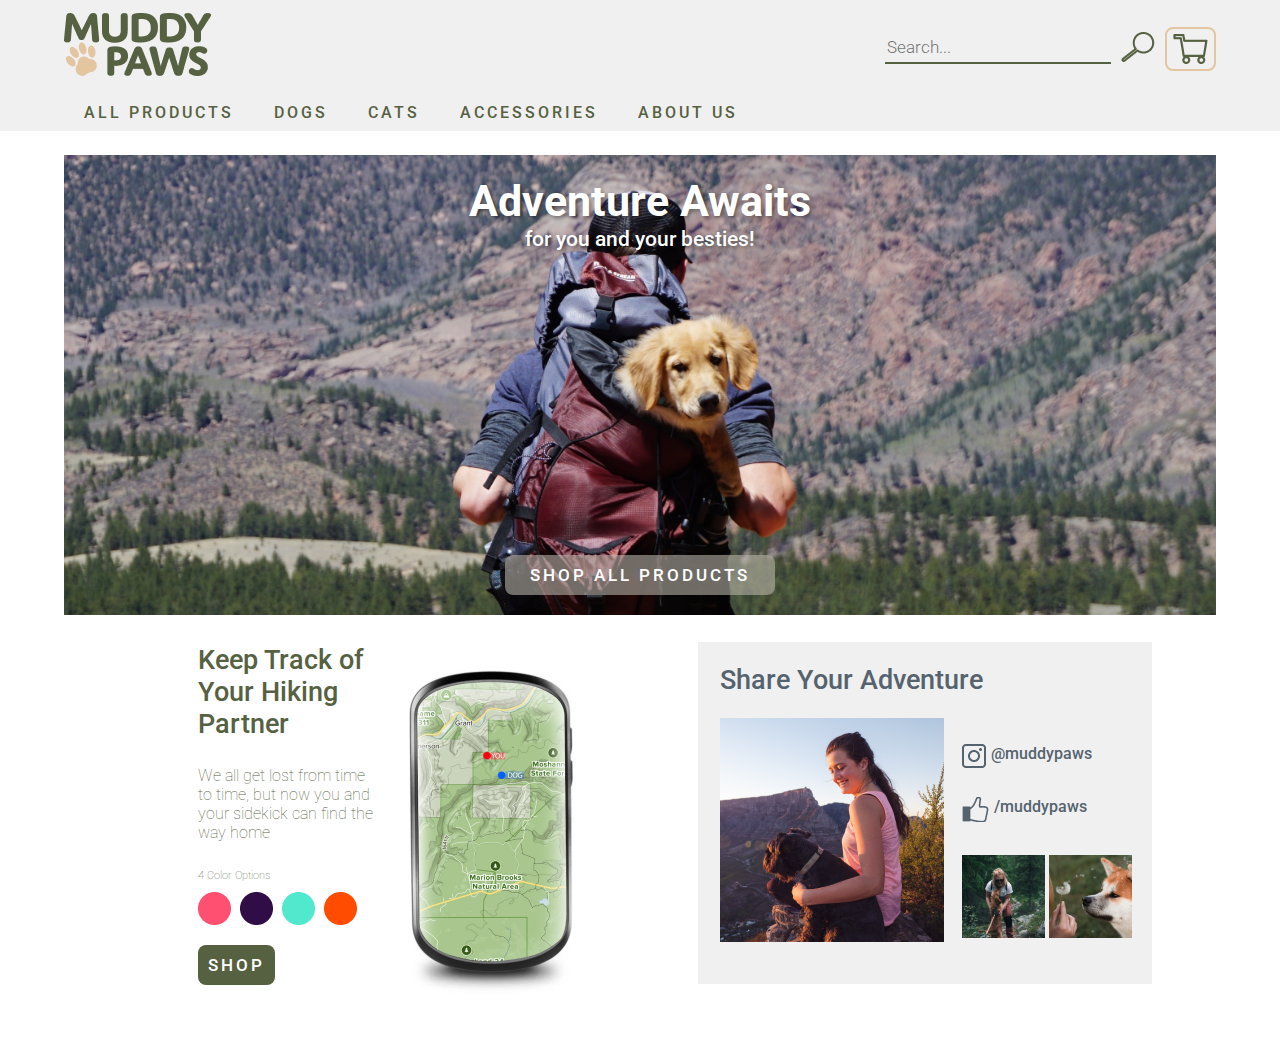
<file: index.html>
<!DOCTYPE html>
<html>
<head>
	<title>Muddy Paws - Home</title>
	<link rel="stylesheet" type="text/css" href="style.css">
	
	<link href="https://fonts.googleapis.com/css2?family=Arimo:ital,wght@0,400;0,700;1,400;1,700&family=Roboto:ital,wght@0,100;0,300;0,400;0,500;0,700;0,900;1,100;1,300;1,400;1,500;1,700;1,900&display=swap" rel="stylesheet">
	<script type="text/javascript" src="main.js"></script>

</head>
<body onload="onLoad()">
		<!-- added a function that runs when the page is loaded -->
	<div class="header">
		<a href="index.html" id="logo"><img src="icons/Logo.png" alt="logo"></a>
		<div class="header-right">
			<input type="text" name="searchBar" placeholder="Search..." id="textInput">
			<img src="icons/searchIcon.png" alt="cart" id="searchIcon">
			<a href="cart.html" id="cartButton">
				<img src="icons/cartIconNew.png" alt="cart" id="cartIconNew">
				<div id="cartAmount">
					<p id="cartCount"></p>
				</div>
			</a>
		</div>
	</div>	
	<nav class="navBar">
		<!-- nav bar will be changed to a dropdown in the future, this feels crowded -->
		<a href="allProducts.html">ALL PRODUCTS</a>
		<a href="">DOGS</a>
		<a href="">CATS</a>
		<a href="">ACCESSORIES</a>
		<a href="about.html">ABOUT US</a>
	</nav>
	<div id="hero">
		<!-- main content imagery -->
		<div id="heroText">
			<h1>Adventure Awaits</h1>
			<h2>for you and your besties!</h2>			
		</div>
		<a href="allProducts.html"><h3 id="shopAllProducts">SHOP ALL PRODUCTS</h3></a>
	</div>
	<div class="content">
		<!-- first big use of flexbox -->
		<div class="feature">
			<div class="featureDetail">
				<!-- nested flexboxes -->
				<h2>Keep Track of Your Hiking Partner</h2>
				<p>We all get lost from time to time, but now you and your sidekick can find the way home</p>
				<p id="colorOptions">4 Color Options</p>
				<img src="images/colorOptions.png" id="colors" alt="color options">
				<button class="callToAction">SHOP</button>
			</div>
			<img src="images/GPS.png" id="gps" alt="gps">
		</div>
		<div class="social">
			<!-- this section gave me difficulties -->
			<!-- attemped to create a grid -->
			<!-- will change with script -->
			<h2>Share Your Adventure</h2>
			<div class="socialElements">
				<img src="images/Social1.png" alt="social large">
				<div id="socialElementsSmall">
					<a href=""><div id="ig">
						<img src="icons/InstaIcon.png" alt="IG icon">
						<h3 class="accountname">@muddypaws</h3>
					</div></a>
					<a href=""><div id="fb">
						<img src="icons/FBIcon.png" alt="FB icon">
						<h3 class="accountname">/muddypaws</h3>
					</div></a>
					<div id="social2-3">
						<img src="images/Social2.png" alt="social image small2">
						<img src="images/Social3.png" alt="social image small3">
					</div>
				</div>	
			</div>
		</div>	
	</div>
	
</body>
</html>
</file>
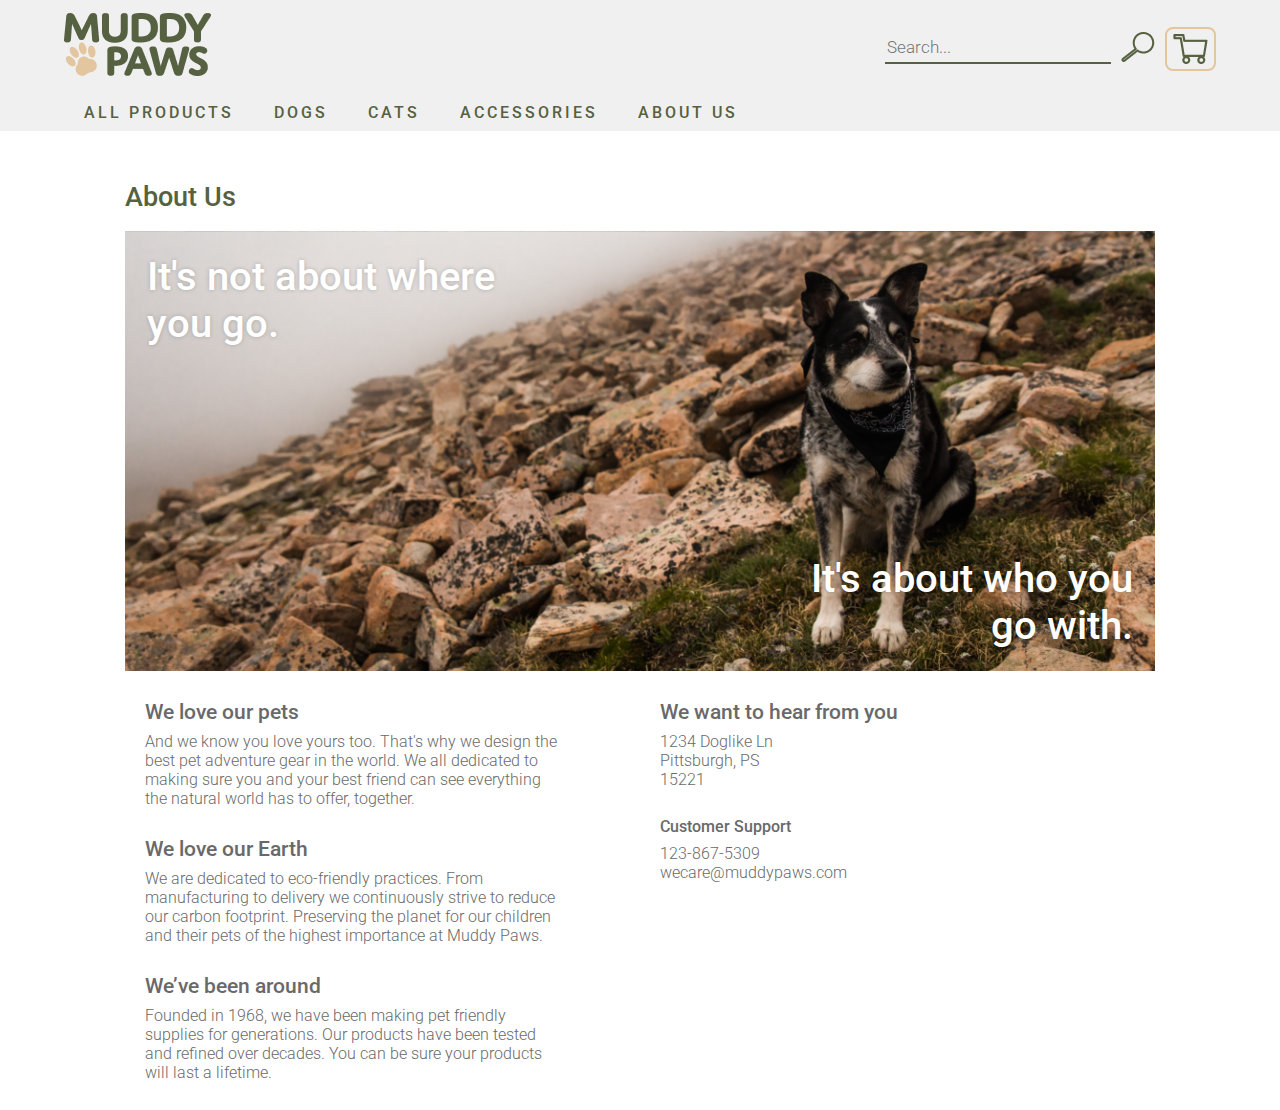
<file: about.html>
<!DOCTYPE html>
<html>
<head>
	<title>About Us</title>
	<link rel="stylesheet" type="text/css" href="style.css">
	
	<link href="https://fonts.googleapis.com/css2?family=Arimo:ital,wght@0,400;0,700;1,400;1,700&family=Roboto:ital,wght@0,100;0,300;0,400;0,500;0,700;0,900;1,100;1,300;1,400;1,500;1,700;1,900&display=swap" rel="stylesheet">
	<script type="text/javascript" src="main.js"></script>
</head>
<body onload="onLoad()">
		<!-- added a function that runs when the page is loaded -->
	<div class="header">
		<a href="index.html" id="logo"><img src="icons/Logo.png" alt="logo"></a>
		<div class="header-right">
			<input type="text" name="searchBar" placeholder="Search..." id="textInput">
			<img src="icons/searchIcon.png" alt="cart" id="searchIcon">
			<a href="cart.html" id="cartButton">
				<img src="icons/cartIconNew.png" alt="cart" id="cartIconNew">
				<div id="cartAmount">
					<p id="cartCount"></p>
				</div>
			</a>
		</div>
	</div>	
	<nav class="navBar">
		<a href="allProducts.html">ALL PRODUCTS</a>
		<a href="">DOGS</a>
		<a href="">CATS</a>
		<a href="">ACCESSORIES</a>
		<a href="about.html">ABOUT US</a>
	</nav>
	<div class="aboutContent">
		<h1>About Us</h1>
		<div class="aboutHero">
			<!-- problem i was unable to solve here was with the container size -->
			<!-- if it got too big, you can see the image being tiled -->
			<!-- image is in css as a background-image url -->
			<div class="aboutCallOut" id="about1">
				<h2>It's not about where you go.</h2>
			</div>
			<div class="aboutCallOut" id="about2">
				<h2>It's about who you go with.</h2>
			</div>
		</div>
		<div class="aboutDetails">
			<!-- simple wrapped columnal flex display, then locked the size -->
			<!-- seemed easier than using floats -->
			<div class="aboutDetailsSection">
				<h3>We love our pets</h3>
				<p>And we know you love yours too. That's why we design the best pet adventure gear in the world.  We all dedicated to making sure you and your best friend can see everything the natural world has to offer, together.</p>
			</div>
			<div class="aboutDetailsSection">
				<h3>We love our Earth</h3>
				<p>We are dedicated to eco-friendly practices.  From manufacturing to delivery we continuously strive to reduce our carbon footprint.  Preserving the planet for our children and their pets of the highest importance at Muddy Paws.</p>
			</div>
			<div class="aboutDetailsSection">
				<h3>We’ve been around</h3>
				<p>Founded in 1968, we have been making pet friendly supplies for generations. Our products have been tested and refined over decades. You can be sure your products will last a lifetime.</p>
			</div>
			<div class="aboutDetailsSection" id="contact">
				<h3>We want to hear from you</h3>
				<p>1234 Doglike Ln<br>
				Pittsburgh, PS<br>
				15221</p>
				<h4 id="customerService">Customer Support</h4>
				<p>123-867-5309<br>
				wecare@muddypaws.com</p>
			</div>

		</div>
	</div>
	
</body>
</html>
</file>
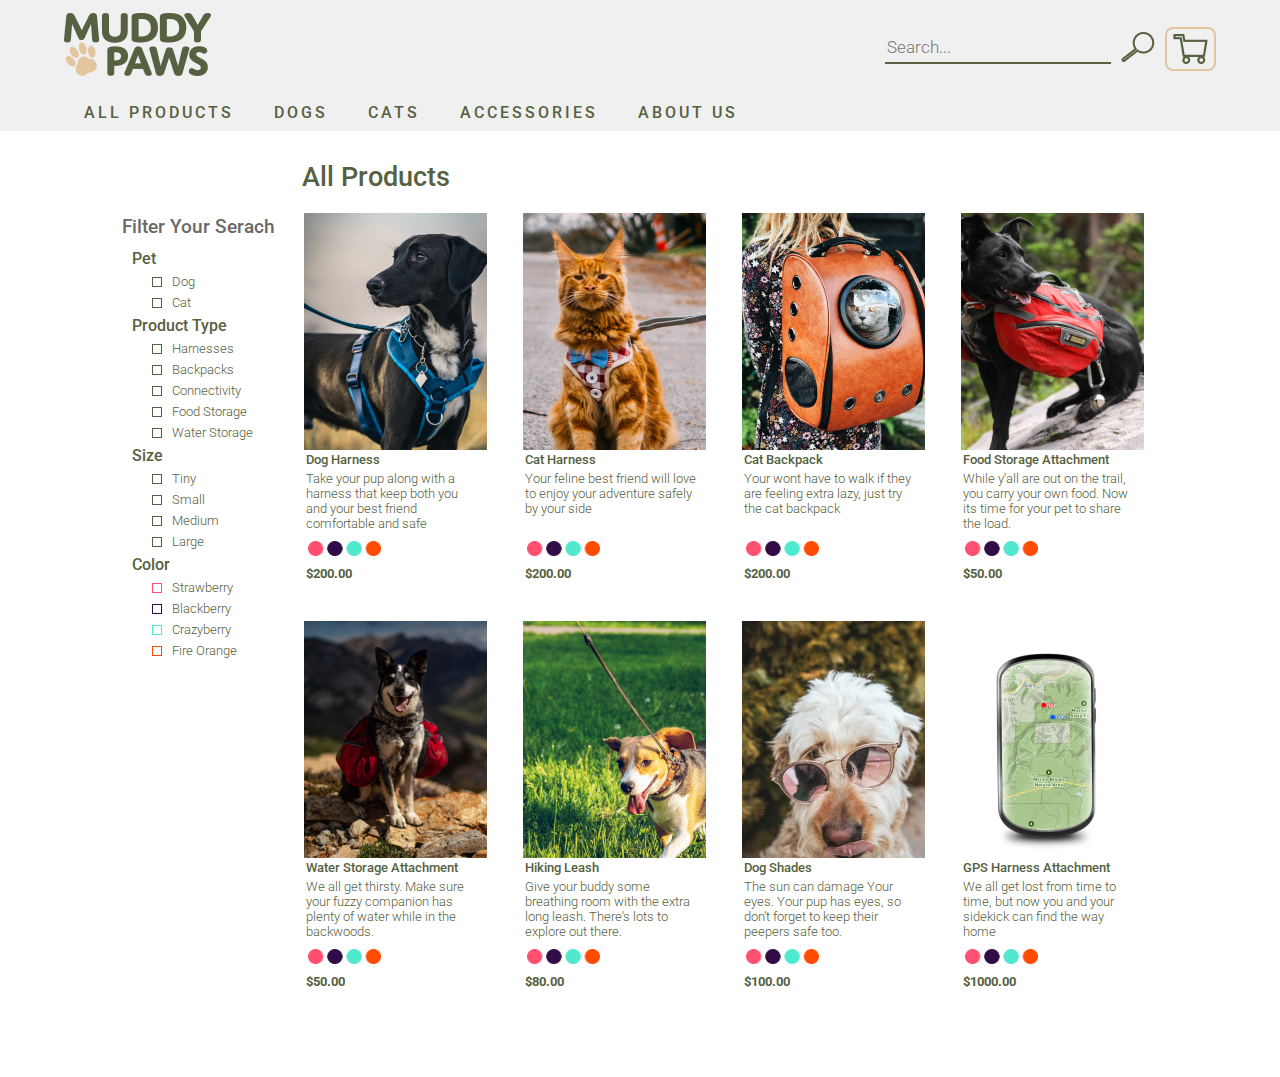
<file: allProducts.html>
<!DOCTYPE html>
<html>
<head>
	<title>All Products</title>
	<link rel="stylesheet" type="text/css" href="style.css">
	
	<link href="https://fonts.googleapis.com/css2?family=Arimo:ital,wght@0,400;0,700;1,400;1,700&family=Roboto:ital,wght@0,100;0,300;0,400;0,500;0,700;0,900;1,100;1,300;1,400;1,500;1,700;1,900&display=swap" rel="stylesheet">
	<script type="text/javascript" src="main.js"></script>
</head>
<body onload="onLoad()">
		<!-- added a function that runs when the page is loaded -->
	<div class="header">
		<a href="index.html" id="logo"><img src="icons/Logo.png" alt="logo"></a>
		<div class="header-right">
			<input type="text" name="searchBar" placeholder="Search..." id="textInput">
			<img src="icons/searchIcon.png" alt="cart" id="searchIcon">
			<a href="cart.html" id="cartButton">
				<img src="icons/cartIconNew.png" alt="cart" id="cartIconNew">
				<div id="cartAmount">
					<p id="cartCount"></p>
				</div>
			</a>
		</div>
	</div>	
	<nav class="navBar">
		<a href="allProducts.html">ALL PRODUCTS</a>
		<a href="">DOGS</a>
		<a href="">CATS</a>
		<a href="">ACCESSORIES</a>
		<a href="about.html">ABOUT US</a>
	</nav>
	<!-- creating a flexbox layout to aid in reponsive design -->
	<h2 class="productsListTitle">All Products</h2>
	<div class="bodyContent">
		<div class="filter">
			<!-- left-side filter menu -->
			<!-- separate classes for hierarchy -->
			<h3 class="filterTitle">Filter Your Serach</h3>
			<h3 class="filterCatagory">Pet</h3>
			<a href="" class="filterOption"><div class="filterSelect"></div>Dog</a>
			<a href="" class="filterOption"><div class="filterSelect"></div>Cat</a>
			<h3 class="filterCatagory">Product Type</h3>
			<a href="" class="filterOption"><div class="filterSelect"></div>Harnesses</a>
			<a href="" class="filterOption"><div class="filterSelect"></div>Backpacks</a>
			<a href="" class="filterOption"><div class="filterSelect"></div>Connectivity</a>
			<a href="" class="filterOption"><div class="filterSelect"></div>Food Storage</a>
			<a href="" class="filterOption"><div class="filterSelect"></div>Water Storage</a>
			<h3 class="filterCatagory">Size</h3>
			<a href="" class="filterOption"><div class="filterSelect"></div>Tiny</a>
			<a href="" class="filterOption"><div class="filterSelect"></div>Small</a>
			<a href="" class="filterOption"><div class="filterSelect"></div>Medium</a>
			<a href="" class="filterOption"><div class="filterSelect"></div>Large</a>
			<h3 class="filterCatagory">Color</h3>
			<!-- used ids here to account for different check box color -->
			<a href="" class="filterOption" id="strawberry1"><div class="filterSelect" id="strawberry"></div>Strawberry</a>
			<a href="" class="filterOption" id="blackberry1"><div class="filterSelect" id="blackberry"></div>Blackberry</a>
			<a href="" class="filterOption" id="crazyberry1"><div class="filterSelect" id="crazyberry"></div>Crazyberry</a>
			<a href="" class="filterOption" id="fireOrange1"><div class="filterSelect" id="fireOrange"></div>Fire Orange</a>

		</div>
		<div class="productsList">
			<!-- created separate product items -->
			<!-- will use script in the future to make the content editable -->
			<a href="productDetail.html" class="productListItem">
				<img src="productListImages/dogHarness.png" alt="dogharness">
				<h4 class="productName">Dog Harness</h4>
				<p class="productDescription">Take your pup along with a harness that keep both you and your best friend comfortable and safe</p>
				<img src="images/colorOptions.png" alt="colors">
				<h5 class="price">$200.00</h5>
			</a>
			<a href="" class="productListItem">
				<img src="productListImages/catHarness.png" alt="catharness">
				<h4 class="productName">Cat Harness</h4>
				<p class="productDescription">Your feline best friend will love to enjoy your adventure safely by your side</p>
				<img src="images/colorOptions.png" alt="colors">
				<h5 class="price">$200.00</h5>
			</a>
			<a href="" class="productListItem">
				<img src="productListImages/catBackpack.png" alt="backBP">
				<h4 class="productName">Cat Backpack</h4>
				<p class="productDescription">Your wont have to walk if they are feeling extra lazy, just try the cat backpack</p>
				<img src="images/colorOptions.png" alt="colors">
				<h5 class="price">$200.00</h5>
			</a>
			<a href="" class="productListItem">
				<img src="productListImages/foodStorageAttachment.png" alt="foodstorage">
				<h4 class="productName">Food Storage Attachment</h4>
				<p class="productDescription">While y’all are out on the trail, you carry your own food. Now its time for your pet to share the load.</p>
				<img src="images/colorOptions.png" alt="colors">
				<h5 class="price">$50.00</h5>
			</a>
			<a href="" class="productListItem">
				<img src="productListImages/waterStorageAttchment.png" alt="waterstorage">
				<h4 class="productName">Water Storage Attachment</h4>
				<p class="productDescription">We all get thirsty.  Make sure your fuzzy companion has plenty of water while in the backwoods.</p>
				<img src="images/colorOptions.png" alt="colors">
				<h5 class="price">$50.00</h5>
			</a>
			<a href="" class="productListItem">
				<img src="productListImages/hikingLeash.png" alt="leash">
				<h4 class="productName">Hiking Leash</h4>
				<p class="productDescription">Give your buddy some breathing room with the extra long leash. There's lots to explore out there.</p>
				<img src="images/colorOptions.png" alt="colors">
				<h5 class="price">$80.00</h5>
			</a>
			<a href="" class="productListItem">
				<img src="productListImages/dogShades.png" alt="shades">
				<h4 class="productName">Dog Shades</h4>
				<p class="productDescription">The sun can damage Your eyes. Your pup has eyes, so don’t forget to keep their peepers safe too.</p>
				<img src="images/colorOptions.png" alt="colors">
				<h5 class="price">$100.00</h5>
			</a>
			<a href="" class="productListItem">
				<img src="productListImages/GPSHarnessAttchment.png" alt="gps">
				<h4 class="productName">GPS Harness Attachment</h4>
				<p class="productDescription">We all get lost from time to time, but now you and your sidekick can find the way home</p>
				<img src="images/colorOptions.png" alt="colors">
				<h5 class="price">$1000.00</h5>
			</a>
		</div>
	</div>
	
</body>
</html>
</file>
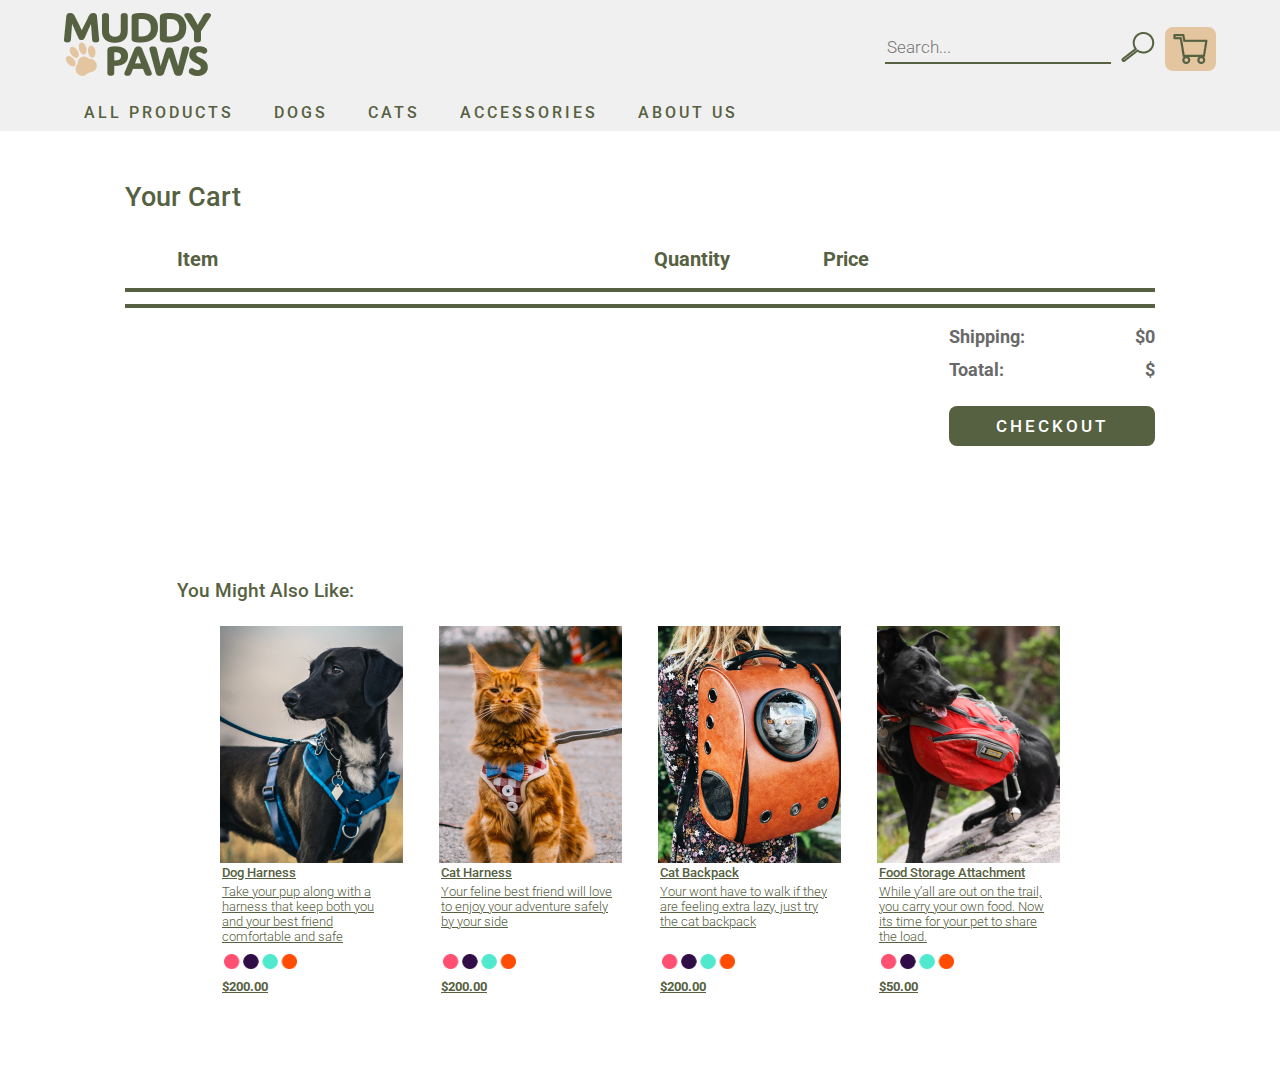
<file: cart.html>
<!DOCTYPE html>
<html>
<head>
	<title>Shopping Cart</title>
	<link rel="stylesheet" type="text/css" href="style.css">
	<link href="https://fonts.googleapis.com/css2?family=Arimo:ital,wght@0,400;0,700;1,400;1,700&family=Roboto:ital,wght@0,100;0,300;0,400;0,500;0,700;0,900;1,100;1,300;1,400;1,500;1,700;1,900&display=swap" rel="stylesheet">
	<script type="text/javascript" src="main.js"></script>
</head>
<body onload="pageLoadCart()">
	<!-- added a function that runs when the page is loaded -->
	<div class="header">
		<a href="index.html" id="logo"><img src="icons/Logo.png" alt="logo"></a>
		<div class="header-right">
			<input type="text" name="searchBar" placeholder="Search..." id="textInput">
			<img src="icons/searchIcon.png" alt="cart" id="searchIcon">
			<a href="cart.html" id="cartButtonOnCart">
				<img src="icons/cartIconNew.png" alt="cart" id="cartIconNew">
				<div id="cartAmount">
					<p id="cartCount"></p>
				</div>
			</a>
		</div>
	</div>	
	<nav class="navBar">
		<!-- nav bar will be changed to a dropdown in the future, this feels crowded -->
		<a href="allProducts.html">ALL PRODUCTS</a>
		<a href="">DOGS</a>
		<a href="">CATS</a>
		<a href="">ACCESSORIES</a>
		<a href="about.html">ABOUT US</a>
	</nav>
	
	<div class="aboutContent">
		<h1>Your Cart</h1>
		<div class="cartContent">
			<div class="cartTitles">
				<h2 class="cartTitle" id="items">Item</h2>
				<h2 class="cartTitle" id="quantity">Quantity</h2>
				<h2 class="cartTitle" id="price">Price</h2>
			</div>
			<hr>
			<div id="cartList">
				<!-- this HTML is created in JS -->

				<!-- <div class="cartItem">
					
					<div class="cartItemMain">
						<img src="productListImages/productDetailDogHarness1.png" alt="dogharness" class="cartItemImage">
						<div class="cartItemMainDetails">
							
							<h2 class="cartItemName" onclick="navBack()">Dog Harness</h2>
							<h3 class="cartItemDetails"><span class="cartItemColor">Crazy Berry</span> | <span class="cartItemSize">Large</span></h3>
						</div>	
					</div>
					<h3 class="cartItemQuantity">1</h3>
					<h3 class="cartItemPrice">$<span class="cartItemPriceNum">200.00</span></h3>
					<div class="remove">
						<img src="icons/remove.png" alt="remove button" class="removeButton">
						<h3>Remove</h3>
					</div>
				</div> -->
			</div>
			<hr>
			<div class="checkoutPrice">
				<div class="checkoutPriceItem">
					<h2>Shipping:</h2>
					<h2 class="shippingPrice">$<span class="shippingPriceNum">0</span></h2>
				</div>
				<div class="checkoutPriceItem">
					<h2>Toatal:</h2>
					<h2 class="totalPrice">$<span id="totalPriceNum"></span></h2>
				</div>
				<button class="callToAction" id="checkoutButton">CHECKOUT</button>
				<!-- using button to check js -->
			</div>
		</div>
		<div class="productRelated">
			<h2>You Might Also Like:</h2>
			<div class="productsList" id="related">
				<!-- called on the products list code from the all products page -->
				<a href="" class="productListItem">
					<img src="productListImages/dogHarness.png" alt="harness">
					<h4 class="productName">Dog Harness</h4>
					<p class="productDescription">Take your pup along with a harness that keep both you and your best friend comfortable and safe</p>
					<img src="images/colorOptions.png" alt="colors">
					<h5 class="price">$200.00</h5>
				</a>
				<a href="" class="productListItem">
					<img src="productListImages/catHarness.png" alt="charness">
					<h4 class="productName">Cat Harness</h4>
					<p class="productDescription">Your feline best friend will love to enjoy your adventure safely by your side</p>
					<img src="images/colorOptions.png" alt="colors">
					<h5 class="price">$200.00</h5>
				</a>
				<a href="" class="productListItem">
					<img src="productListImages/catBackpack.png" alt="catbp">
					<h4 class="productName">Cat Backpack</h4>
					<p class="productDescription">Your wont have to walk if they are feeling extra lazy, just try the cat backpack</p>
					<img src="images/colorOptions.png" alt="colors">
					<h5 class="price">$200.00</h5>
				</a>
				<a href="" class="productListItem">
					<img src="productListImages/foodStorageAttachment.png" alt="foodstorage">
					<h4 class="productName">Food Storage Attachment</h4>
					<p class="productDescription">While y’all are out on the trail, you carry your own food. 	Now its time for your pet to share the load.</p>
					<img src="images/colorOptions.png" alt="colors">
					<h5 class="price">$50.00</h5>
				</a>
			</div>
		</div>


	</div>	
</body>
</html>
</file>
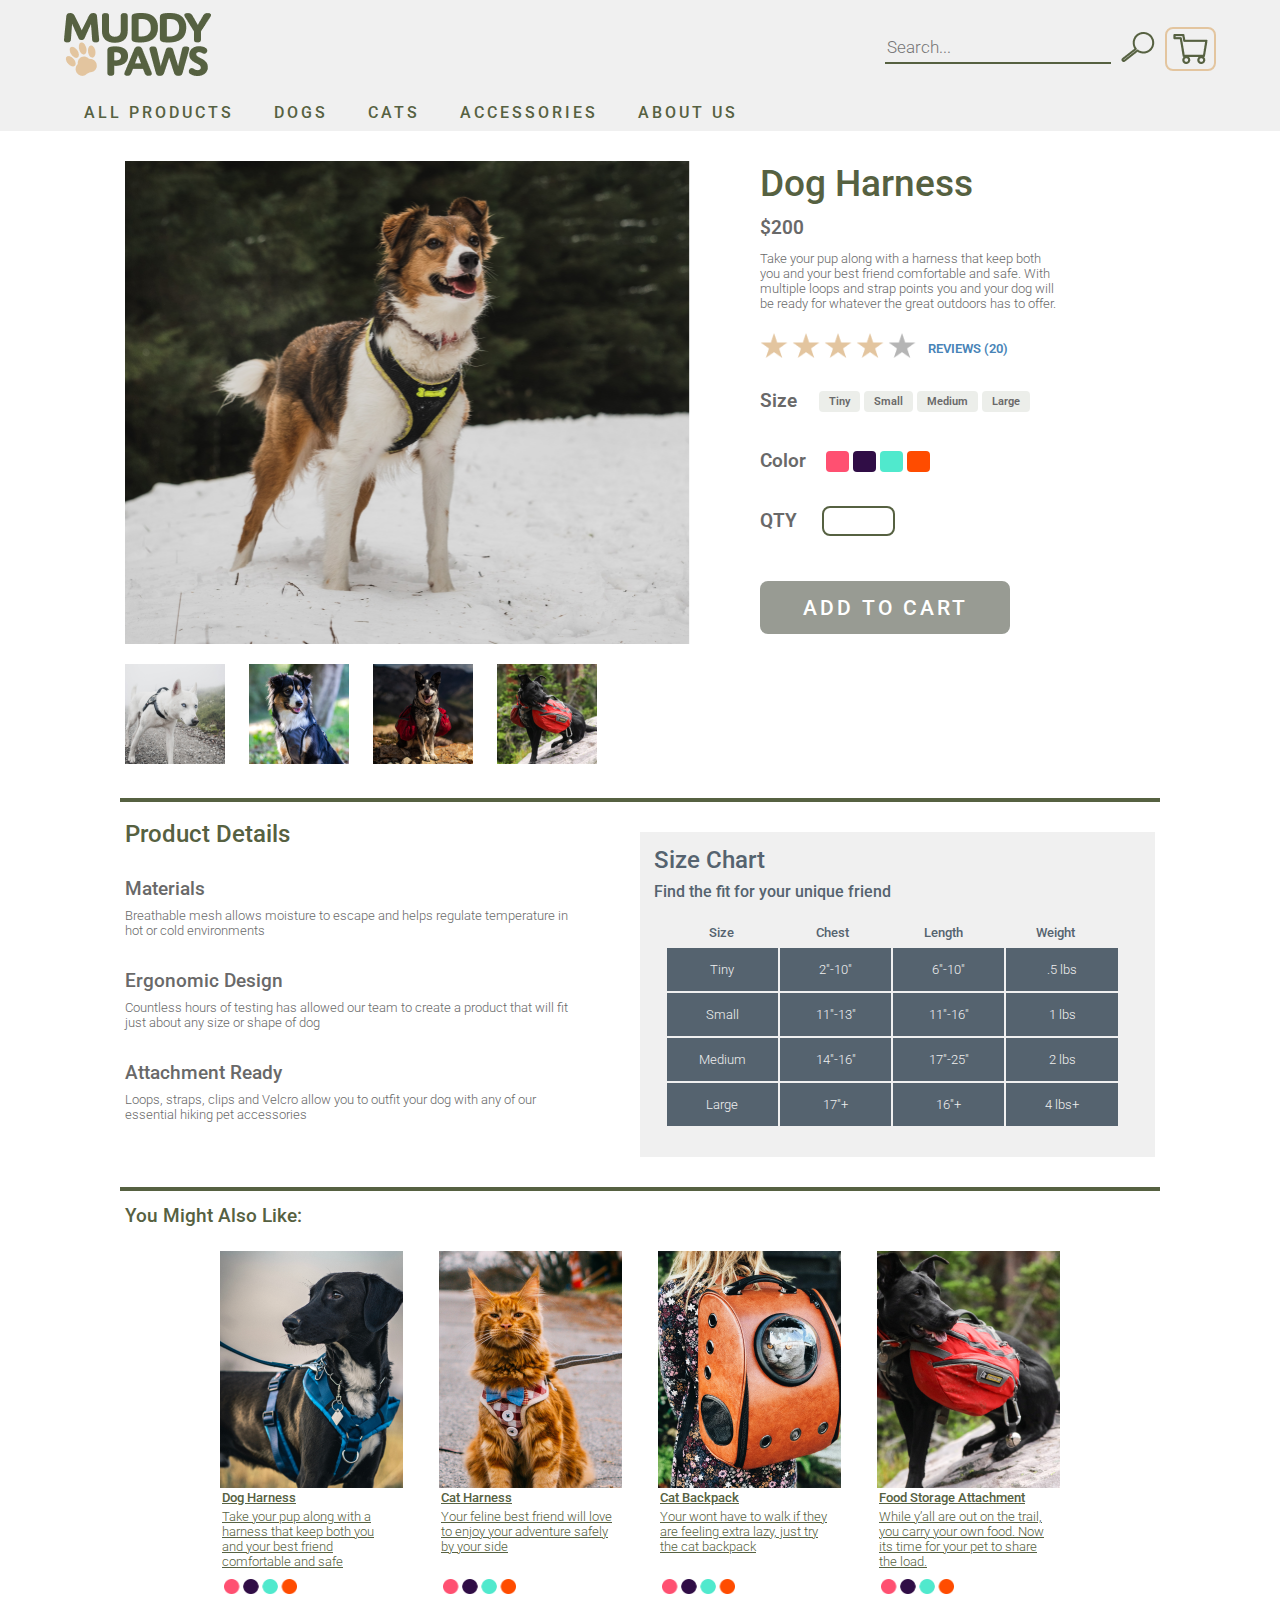
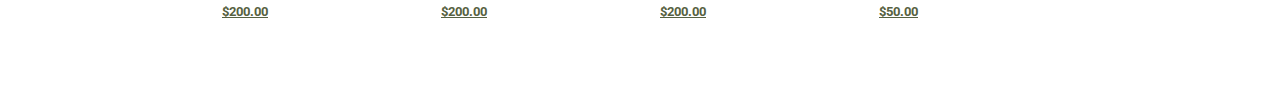
<file: productDetail.html>
<!DOCTYPE html>
<html>
<head>
	<title>Dog Harness</title>
	<link rel="stylesheet" type="text/css" href="style.css">
	
	<link href="https://fonts.googleapis.com/css2?family=Arimo:ital,wght@0,400;0,700;1,400;1,700&family=Roboto:ital,wght@0,100;0,300;0,400;0,500;0,700;0,900;1,100;1,300;1,400;1,500;1,700;1,900&display=swap" rel="stylesheet">
	<script type="text/javascript" src="main.js"></script>
</head>
<body onload="onLoad()">
		<!-- added a function that runs when the page is loaded -->
	<div class="header">
		<a href="index.html" id="logo"><img src="icons/Logo.png" alt="logo"></a>
		<div class="header-right">
			<input type="text" name="searchBar" placeholder="Search..." id="textInput">
			<img src="icons/searchIcon.png" alt="cart" id="searchIcon">
			<a href="cart.html" id="cartButton">
				<img src="icons/cartIconNew.png" alt="cart" id="cartIconNew">
				<div id="cartAmount">
					<p id="cartCount"></p>
				</div>
			</a>
		</div>
	</div>	
	<nav class="navBar">
		<a href="allProducts.html">ALL PRODUCTS</a>
		<a href="">DOGS</a>
		<a href="">CATS</a>
		<a href="">ACCESSORIES</a>
		<a href="about.html">ABOUT US</a>
	</nav>
	<div class="productContent">
		<!-- another flexbox grid -->
		<div class="productMain">
			<div class="productMainImages">
				<img src="productListImages/productDetailDogHarness1.png" id="mainImage" alt="harness">
				<div class="productMainImagesSmall">
					<img src="productListImages/productDetailDogHarness2.png" id="smallImage1" alt="harness2">
					<img src="productListImages/productDetailDogHarness3.png" id="smallImage2" alt="harness3">
					<img src="productListImages/productDetailDogHarness4.png" id="smallImage3" alt="harness4">
					<img src="productListImages/productDetailDogHarness5.png" id="smallImage4" alt="harness4">
				</div>	
			</div>
			<div class="productMainInfo">
				<!-- product content -->
				<h2 class="productMainTitle" id="mainTitle">Dog Harness</h2>
				<h3 class="productMainPrice">$<span id="mainPrice">200</span></h3>
				<p class="productMainCopy">Take your pup along with a harness that keep both you and your best friend comfortable and safe. With multiple loops and strap points you and your dog will be ready for whatever the great outdoors has to offer.</p>
				<div class="reviews">
					<img src="icons/StarHighlighted.png" alt="yellowstar">
					<img src="icons/StarHighlighted.png" alt="yellowstar">
					<img src="icons/StarHighlighted.png" alt="yellowstar">
					<img src="icons/StarHighlighted.png" alt="yellowstar">
					<img src="icons/StarGray.png" alt="graystar">
					<a href="" class="reviewsList">REVIEWS (20)</a>
				</div>
				<div class="sizeInput">
					<h4>Size</h4>
					<!-- Changed the buttons to radio buttons to make the process easier to pass values -->
					<input type="radio" id="tiny" name="size" value="Tiny">
  					<label for="tiny" onclick="fieldsCheck()">Tiny</label>
  					<input type="radio" id="small" name="size" value="Small">
  					<label for="small" onclick="fieldsCheck()">Small</label>
  					<input type="radio" id="medium" name="size" value="Medium">
  					<label for="medium" onclick="fieldsCheck()">Medium</label>
  					<input type="radio" id="large" name="size" value="Large">
  					<label for="large" onclick="fieldsCheck()">Large</label>
					<!-- <button class="sizeSelect">Tiny</button>
					<button class="sizeSelect">Small</button>
					<button class="sizeSelect">Medium</button>
					<button class="sizeSelect">Large</button> -->
				</div>
				<div class="color">
					<h4>Color</h4>
					<!-- change these to modified radio buttons also. this was a nightmare i had to ada a label with something in it to make the radios functional like the size input. this is probably a durty way of doing this -->
					<input type="radio" id="strawberry" name="color" value="Strawberry">
					<label for="strawberry" id="strawberrySelect" onclick="fieldsCheck();strawberrySelect();">.</label>
  					<input type="radio" id="blackberry" name="color" value="Blackberry">
  					<label for="blackberry" id="blackberrySelect" onclick="fieldsCheck();blackberrySelect();">.</label>
  					<input type="radio" id="crazyberry" name="color" value="Crazyberry">
  					<label for="crazyberry" id="crazyberrySelect" onclick="fieldsCheck();crazyberrySelect();">.</label>
  					<input type="radio" id="fireOrange" name="color" value="Fire Orange">
  					<label for="fireOrange" id="fireOrangeSelect"  onclick="fieldsCheck();fireOrangeSelect();">.</label>
					<!-- <div class="colorSelect" id="strawberrySelect"></div>
					<div class="colorSelect" id="blackberrySelect"></div>
					<div class="colorSelect" id="crazyberrySelect"></div>
					<div class="colorSelect" id="fireOrangeSelect"></div> -->
				</div>
				<!-- added quantity option after heuristic eval -->
				<div class="qty">
					<label for="qty">QTY</label>
  					<input type="number" name="qty" min="1" max="99" id="qty" onclick="fieldsCheck()">
				</div>
				<!-- changed to input type button to easily add js -->
				<input type="button" id="addToCart" value="ADD TO CART" onclick="addToCart()" disabled>
				<!-- <button class="addToCart">ADD TO CART</button> -->
				
			</div>
		</div>
		<!-- horizontal rule not visable in column flexbox -->
		<hr class="lineBreak">
		<div class="productSecondaryInfo">
			<div class="productDetails">
				<h2>Product Details</h2>
				<h3>Materials</h3>
				<p>Breathable mesh allows moisture to escape and helps regulate temperature in hot or cold environments</p>
				<h3>Ergonomic Design</h3>
				<p>Countless hours of testing has allowed our team to create a product that will fit just about any size or shape of dog</p>
				<h3>Attachment Ready</h3>
				<p>Loops, straps, clips and Velcro allow you to outfit your dog with any of our essential hiking pet accessories</p>
			</div>
			<div class="sizeChart">
				<!-- decided to make the chart in HTML/CSS instead of linking a graphic -->
				<!-- now the chart is responsive and styles can be updated -->
				<h2>Size Chart</h2>
				<h4>Find the fit for your unique friend</h4>
				<div class="chart">
					<div class="chartTitle">Size</div>
					<div class="chartTitle">Chest</div>
					<div class="chartTitle">Length</div>
					<div class="chartTitle">Weight</div>
					<div class="chartData">Tiny</div>
					<div class="chartData">2"-10"</div>
					<div class="chartData">6"-10"</div>
					<div class="chartData">.5 lbs</div>
					<div class="chartData">Small</div>
					<div class="chartData">11"-13"</div>
					<div class="chartData">11"-16"</div>
					<div class="chartData">1 lbs</div>
					<div class="chartData">Medium</div>
					<div class="chartData">14"-16"</div>
					<div class="chartData">17"-25"</div>
					<div class="chartData">2 lbs</div>
					<div class="chartData">Large</div>
					<div class="chartData">17"+</div>
					<div class="chartData">16"+</div>
					<div class="chartData">4 lbs+</div>
				</div>
			</div>
		</div>
		<hr class="lineBreak">
		<div class="productRelated">
			<h2>You Might Also Like:</h2>
			<div class="productsList" id="related">
				<!-- called on the products list code from the all products page -->
				<a href="" class="productListItem">
					<img src="productListImages/dogHarness.png" alt="harness">
					<h4 class="productName">Dog Harness</h4>
					<p class="productDescription">Take your pup along with a harness that keep both you and your best friend comfortable and safe</p>
					<img src="images/colorOptions.png" alt="colors">
					<h5 class="price">$200.00</h5>
				</a>
				<a href="" class="productListItem">
					<img src="productListImages/catHarness.png" alt="charness">
					<h4 class="productName">Cat Harness</h4>
					<p class="productDescription">Your feline best friend will love to enjoy your adventure safely by your side</p>
					<img src="images/colorOptions.png" alt="colors">
					<h5 class="price">$200.00</h5>
				</a>
				<a href="" class="productListItem">
					<img src="productListImages/catBackpack.png" alt="catbp">
					<h4 class="productName">Cat Backpack</h4>
					<p class="productDescription">Your wont have to walk if they are feeling extra lazy, just try the cat backpack</p>
					<img src="images/colorOptions.png" alt="colors">
					<h5 class="price">$200.00</h5>
				</a>
				<a href="" class="productListItem">
					<img src="productListImages/foodStorageAttachment.png" alt="foodstorage">
					<h4 class="productName">Food Storage Attachment</h4>
					<p class="productDescription">While y’all are out on the trail, you carry your own food. 	Now its time for your pet to share the load.</p>
					<img src="images/colorOptions.png" alt="colors">
					<h5 class="price">$50.00</h5>
				</a>
			</div>
		</div>

	</div>
	
</body>
</html>
</file>
<file: style.css>
body{
	/*had to use this to let header bleed to edge of browser*/
	margin: 0;
}
.header{
	display: flex;
	justify-content: space-between;
	align-items: center;
	background-color: #F0F0F0;
	height: 93px;
	margin:0;

}
.header-right{
	height: 40px;
	margin-right: 5%;
}
.header-right input[type=text] {
  	font-family: 'Roboto', sans-serif;
  	/*should just call font fmaily in the body next time, stop multiple instances*/
  	font-size: 14pt;
  	font-weight: 300;
  	float: left;
  	padding-top: 10px;
  	padding-bottom: 5px;
  	margin-top: 0px;
  	margin-right: 10px;
  	border-bottom: 2px solid #566141;
  	border-top: none;
  	border-right: none;
  	border-left: none;
  	box-sizing: border-box;
  	font-size: 17px;
  	/*rgba to make transparent background color*/
  	background-color: rgba(0,0,0,0);
 }
#cartButton{
	float: right;
	border-radius: 8px;
	height: 40px;
	display: flex;
	flex-direction: row;
	align-items: center;
	border: 2px solid #E3C59F;
	margin-top: 0;
	text-decoration: none;
}
#cartButton:hover{
	background-color: #E3C59F; 
	/*added cool transitions to keep changes from being so stark*/
	transition: all .25s;
}
#cartButtonOnCart{
	background-color: #E3C59F;
	float: right;
	border-radius: 8px;
	height: 40px;
	display: flex;
	flex-direction: row;
	align-items: center;
	border: 2px solid #E3C59F;
	margin-top: 0;
	text-decoration: none;
}
#cartIconNew{
	height: 30px;
	margin: 6px;
}
#cartAmount{
	font-family: 'Roboto', sans-serif;
	color: #566141;
	margin-right: 6px;
	/*This will toggle the visibility of the cart count in the header*/
	/*and will be changed using js and local storage*/
	display: none;
}
#logo{
	float: left;
	/*margin-top: 20px;*/
	margin-left: 5%;
}
#searchIcon{
	padding: 5px 10px 5px 0px;
}
.navBar{
	display: flex;
	flex-direction: row;
	justify-content: flex-start;
	background-color: #F0F0F0;
	height: 38px;
	margin:0;
	padding-left: 5%;
}
.navBar a{
	flex-basis: content;
	margin: 0 20px 0 20px;
	align-items: center;
	display: flex;
	justify-content: center;
	align-items: center;
	text-decoration: none;
	font-family: 'Roboto', sans-serif;
	font-size: 12pt;
	font-weight: 500;
	color: #566141;
	letter-spacing: 3px;
}
.navBar a:hover{
	color: #E3C59F;
	transition: all .25s;
}
.footer{
	/*ended up removing, wasn't behaving as intented*/
	background-color: #F0F0F0;
	height: 50px;
	width: 100%;
	
	bottom: 0;
	
}
.content{

	width: 90%;
	height: 400px;
	
	display: flex;
	flex-direction: row;
	justify-content: center;
	align-items: flex-start;
	margin: 27px auto auto auto;
}
.feature{
	width: 50%;
	color: #566141;
	display: flex;
	flex-direction:  row;
	max-width: 454px;

	justify-content: flex-end;
	text-decoration: none;
	font-family: 'Roboto', sans-serif;	
	margin-right: 5%;
}
.feature h2{
	font-size: 20pt;
	font-weight: 500;
	margin: 2px 0 10px 0;
}
.feature p{
	font-size: 12pt;
	font-weight: 100;
}	
#colorOptions{
	font-size: 8pt;
	font-weight: 100;
}
.featureDetail{
	padding-left: 0;
	padding-right: 5%;
	width: 40%;
	display: flex;
	flex-direction: column;
	align-items: flex-start;

}
.callToAction{
	/*made too many similar button classes, will try to reuse more often with addition of ids*/
	margin-top: 20px;
	padding: 10px;
	border: none;
	color: white;
	font-family: 'Roboto', sans-serif;
	font-size: 13pt;
	font-weight: 500;
	text-decoration: none;
	letter-spacing: 3px;
	text-align: center;
	background-color: #566141;
	border-radius: 8px;
}
.callToAction:hover{
	background-color: #E3C59F;
	transition: all .25s;
}
#colors{
	/*kept image from being streched*/
	align-self: flex-start; 
}
#gps{
	margin-top: 5%;
	margin-right: 0;
	align-self: flex-start;
}
.social{
	/*major flex issues here*/
	/*should completely redo in the future*/
	width: 50%;
	height: 342px;
	color: #55636F;
	max-width: 454px;

	text-decoration: none;
	font-family: 'Roboto', sans-serif;	
	display: flex;
	justify-content: flex-start;
	flex-direction: column;
	background-color: #F0F0F0;
	margin-left: 5%;
	
}
.social h2{
	padding-left: 5%; 
	font-size: 20pt;
	font-weight: 500;
}
.social h3{
	margin: 0;
	font-size: 12pt;
	font-weight: 500;
}
.social a{
	text-decoration: none;
	color: #55636F;

}
.social a:hover h3{
	color: #E3C59F;
	transition: .25s;

}
.socialElements{
	display: flex;
	padding-left: 5%;
}
#socialElementsSmall{
	display: flex;
	flex-direction: column;	
	justify-content: flex-end;
	margin-left: 18px;
	justify-content: space-between;
}
#ig{
	margin-top: 23px;
	display: flex;
	flex-direction: row;
	justify-content: flex-start;
	align-content: center;

}
#ig img{
	align-self: center;
	flex-basis: content;
	margin-right: 5px;

}
.accountName{
	margin: auto;
	align-self: flex-start;
	flex-basis: content;

}
#fb{
	margin-top: 23px;
	display: flex;
	flex-direction: row;
	justify-content: flex-start;
	align-content: center;

}
#fb img{
	align-self: center;
	flex-basis: content;
	margin-right: 5px;

}
#social2-3{
	margin-top:30px;
	flex-basis: content;
}

#hero{
	background-image:url("images/pexels-spencer-gurley-1448053.jpg");
	background-position: center;
	background-size: 100%;
	width: 90%;
	height: 460px;
	overflow: hidden;
	margin: 24px auto;
	display: flex;
	flex-direction: column;
	align-items: center;
	justify-content: space-between;
	max-width: 1200px
}

#hero h1{
	margin:21px 0px 0px 0px;
	color: white;
	font-family: 'Roboto', sans-serif;
	font-size: 32pt;
	font-weight: 700;
	text-align: center;
	text-shadow: 2px 2px 4px rgba(0,0,0, .42);
}

#hero h2{
	margin:0;
	color: white;
	font-family: 'Roboto', sans-serif;
	font-size: 16pt;
	font-weight: 500;
	text-align: center;
	text-shadow: 2px 2px 4px rgba(0,0,0, .42);
}
#hero a{
	text-decoration: none;
}
#shopAllProducts{
	width: 250px;
	padding: 10px;
	color: white;
	font-family: 'Roboto', sans-serif;
	font-size: 13pt;
	font-weight: 500;
	letter-spacing: 3px;
	text-align: center;
	background-color: rgba(185, 181, 170, .59);
	border-radius: 8px;
	
}
#shopAllProducts:hover{
	background-color: #E3C59F;
	transition: all .25s;
}
.productsListTitle{
	margin:30px auto 8px 22%;
	padding-left: 20px;
	font-family: 'Roboto', sans-serif;
	font-size: 20pt;
	color: #566141;
	font-weight: 500;
}
.bodyContent{
	/*could prob reuse .content rather than redoing this code*/
	display: flex;
	width: 90%;
	margin: auto;
	justify-content: center;
	font-family: 'Roboto', sans-serif;
}
.bodyContent a{
	text-decoration: none;
}
.filter{
	flex-basis: 15%;
	margin-top: 12px;
	margin-left: 5%;
	display: flex;
	flex-direction: column;
	align-items: flex-start;
}
.filter h3, a{
	margin-top: 3px;
	margin-bottom: 3px;
}
.filterTitle{
	color: #696969;
	font-size: 14pt;
	font-weight: 500;
	padding-bottom: 5px;
}
.filterCatagory{
	font-size: 12pt;
	font-weight: 500;
	color: #566141; 
	margin-left: 10px;
}
.filterOption{
	display: flex;
	align-items: center;
	padding-left: 20px;
	margin-left: 10px;
	color: #566141;
	font-size: 10pt;
	font-weight: 300;
}
.filterSelect{
	/*cheap workaround for not being able to affect the html checkbox*/
	height: 8px;
	width: 8px;
	border: 1px solid #566141;
	margin-right: 10px;
}
.filterOption:hover .filterSelect{
	background-color: #566141;
}
/*different ids for the unique color instances*/
#strawberry{
	border-color: #FF5071;
}
#strawberry1:hover .filterSelect{
	background-color: #FF5071;
}
#blackberry{
	border-color: #300D46;
}
#blackberry1:hover .filterSelect{
	background-color: #300D46;
}
#crazyberry{
	border-color: #50E9CD;
}
#crazyberry1:hover .filterSelect{
	background-color: #50E9CD;
}
#fireOrange{
	border-color: #FF4C00;
}
#fireOrange1:hover .filterSelect{
	background-color: #FF4C00;
}
/*styling the list itself*/
.productsList{
	display: flex;
	flex-basis: 85%;
	flex-wrap: wrap;
	align-items: flex-start;
	color: #566141;
	margin-bottom: 60px;
}

.productListItem{
	height: 372px;
	flex-basis: 183px;
	margin:10px 16px 22px 16px;
	padding: 2px;
	color: #566141;
	display: flex;
	flex-direction: column;
	align-items: flex-start;
	justify-content: flex-start;
}

.productListItem h4{
	margin:2px 10px 2px 2px;
	font-size: 10pt;
	font-weight: 500;
}
.productListItem p{
	margin:2px 10px auto 2px;
	font-size: 10pt;
	font-weight: 300;
}
.productListItem h5{
	margin:4px 10px 4px 2px;

}
.productListItem img:nth-of-type(2){
	margin: 6px 12px 6px 4px;
	width: 40%;
}
.productListItem:hover{
	border: 2px solid #E3C59F;
	margin:8px 14px 20px 14px;

}
.productContent{
	
	width: 90%;
	margin: 30px auto auto auto;
	
	
	font-family: 'Roboto', sans-serif;
}
/*for the individual products*/
.productMain{
	display: flex;
	justify-content: space-between;
	max-width: 1030px;
	margin-left: auto;
	margin-right: auto;
}
.productMainImages{
	flex-basis: 566px;
	display: flex;
	flex-direction: column;
	justify-content: flex-end;
}
#mainImage{
	align-self: flex-end;
	margin-right: 40px;
	width: 565px;
	height: 483px;
}
.productMainImagesSmall{
	margin-top: 20px;
	align-self: flex-start;
	margin-right: 40px;
}
.productMainImagesSmall img{
	margin-right: 20px;
}
.productMainInfo{
	/*again could probably use .content*/
	display: flex;
	flex-direction: column;
	justify-content: flex-start;
	flex-basis: 400px;
	margin-left: 30px;
	font-family: 'Roboto', sans-serif;
	color: #566141;
	height: 483px;
}
.productMainTitle{
	font-size: 28pt;
	font-weight: 500;
	margin: 0 auto 12px 0;
}
.productMainPrice{
	font-size: 14pt;
	font-weight: 600;
	margin: 0 auto 12px 0;
	color: #696969;
}
.productMainCopy{
	font-size: 10pt;
	font-weight: 300;
	margin: 0 25% 12px 0;
	color: #696969;
}

/*Updating the button to radios to make the js a bit easier*/

.sizeInput{
	display: flex;
	align-items: center;
	margin: 10px 20px 8px 0;
}
.sizeInput input[type="radio"]{
	/*hidding the actual radio circle and making the label the thing we select*/
	opacity: 0;
	position: fixed;
	width: 0;
}
.sizeInput label{
	/*styling the labels to make them appear as buttons style is take from previous .sizeselect
	from pervious iteration*/
	font-size: 8pt;
	font-weight: 600;
	margin: 10px 2px 12px 2px;
	color: #696969;
	padding: 4px 10px 4px 10px;
	border: none;
	text-decoration: none;
	text-align: center;
	background-color: rgba(86,97,65,.11);
	border-radius: 4px;
}
.sizeInput label:hover{
	/*again stealing the contents from .sizeselect but this time from the hover state*/
	outline: 0;
	text-decoration: none;
	background-color: #566141;
	color: white;
	transition: .25s;
}
.sizeInput input[type="radio"]:checked + label{
	/*now i am applying the style to the label corresponding to the checked radio button (which is hedden)*/
	outline: 0;
	text-decoration: none;
	background-color: #566141;
	color: white;
}
.sizeInput h4{
	font-size: 14pt;
	font-weight: 600;
	margin: 10px 20px 12px 0;
	color: #696969;
}

/*.sizeSelect{
	font-size: 8pt;
	font-weight: 600;
	margin: 10px 2px 12px 2px;
	color: #696969;
	padding: 4px 10px 4px 10px;
	border: none;
	text-decoration: none;
	text-align: center;
	background-color: rgba(86,97,65,.11);
	border-radius: 4px;
}

.sizeSelect:hover{
	outline: 0;
	text-decoration: none;
	background-color: #566141;
	color: white;
	transition: .25s;
}
.sizeSelect:focus{
	
	outline: 0;
	text-decoration: none;
	background-color: #566141;
	color: white;
	transition: .25s;
}*/
.color{
	display: flex;
	align-items: center;
	margin: 8px 20px 12px 0;
}
.color h4{
	font-size: 14pt;
	font-weight: 600;
	margin: 10px 18px 12px 0;
	color: #696969;
}
.color input[type="radio"]{
	/*hidding the actual radio circle and making the label the thing we select*/
	opacity: 0;
	position: fixed;
	width: 0;
}
.color label{
	/*styling the labels to make them appear as buttons style is take from previous .sizeselect
	from pervious iteration*/
	font-size: 8pt;
	font-weight: 600;
	margin: 10px 2px 12px 2px;
	padding: 4px 10px 4px 10px;
	border: none;
	text-decoration: none;
	text-align: center;
	border-radius: 4px;
}

/*.colorSelect{
	
	width: 28px;
	height: 28px;
	border-radius: 50%;
	margin-right: 10px;
}*/
#strawberrySelect{
	background-color: #FF5071;
	color: #FF5071;
}
#strawberrySelect:hover{
	border: 2px solid #E3C59F;
	padding: 2px 8px 2px 8px;	
}
#blackberrySelect{
	background-color: #300D46;
	color: #300D46;
}
#blackberrySelect:hover{
	border: 2px solid #E3C59F;
	padding: 2px 8px 2px 8px;	
}
#crazyberrySelect{
	background-color: #50E9CD;
	color: #50E9CD;
}
#crazyberrySelect:hover{
	border: 2px solid #E3C59F;
	padding: 2px 8px 2px 8px;	
}
#fireOrangeSelect{
	background-color: #FF4C00;
	color: #FF4C00;
}
#fireOrangeSelect:hover{
	border: 2px solid #E3C59F;
	padding: 2px 8px 2px 8px;	
}
.color input[type="radio"]:checked + label{
	border: 2px solid #E3C59F;
	padding: 2px 8px 2px 8px;
}

.reviews{
	margin: 10px 20px 12px 0;
	display: flex;
	align-items: center;
}
.reviews img{
	margin-right: 4px;
	width: 28px;
}
.reviewsList{
	margin: 8px auto auto 8px;
	text-decoration: none;
	color: #4884B7;
	font-size: 10pt;
	font-weight: 600;
}
.reviewsList:hover{
	color: #E3C59F;
	transition: .25s;
}
.qty{
	font-size: 14pt;
	font-weight: 600;
	margin: 10px 20px 12px 0;
	color: #696969; 
}
.qty input{
	/*style of the input to mach the branding*/
	height: 24px;
	border: 2px solid #566141;
	border-radius: 8px;
	text-align: center;
	padding-left: 12px;
	font-family: 'Roboto', sans-serif;
	font-weight: 800;
	font-size: 12pt;
	color: #696969;
	margin-left: 20px;

}

#addToCart{
	margin:auto auto 10px 0;
	width: 250px;
	padding: 14px;
	color: white;
	font-family: 'Roboto', sans-serif;
	font-size: 16pt;
	font-weight: 500;
	letter-spacing: 3px;
	text-align: center;
	background-color: #566141;
	border-radius: 8px;
	border:none;
}
#addToCart:hover{
	background-color: #E3C59F;
	transition: .25s;
}
#addToCart:disabled{
	background-color: #989B93;
	transition: .25s;
}
.productSecondaryInfo{
	display: flex;
	justify-content: center;
	width: 90%;
	max-width: 1030px;
	margin-left: auto;
	margin-right: auto;
}
.productDetails{
	width: 50%;
	color: #696969;
	
}
.productDetails h2{
	font-size: 18pt;
	font-weight: 500;
	margin: 8px auto 30px 0;
	color: #566141;
}
.productDetails h3{
	font-size: 14pt;
	font-weight: 500;
	margin: 0 auto 8px 0;
}
.productDetails p{
	font-size: 10pt;
	font-weight: 300;
	margin: 0 10% 32px 0;
}
.sizeChart{
	color: #55636F;
	width: 50%;
	background-color: #F0F0F0;
	margin-top: 20px;
}
.sizeChart h2{
	font-size: 18pt;
	font-weight: 500;
	margin: 14px auto 4px 14px;
	
}
.sizeChart h4{
	font-size: 12pt;
	font-weight: 500;
	margin: 8px auto 10px 14px;
}
/*style for the chart, pretty simple*/
.chart{
	display: flex;
	width: 90%;
	margin: auto auto 30px auto;
	flex-wrap: wrap;
}
.chartTitle{
	color: #55636F;
	background-color: #F0F0F0;
	width: 24%;
	display: flex;
	justify-content: center;
	align-items: center;
	font-size: 10pt;
	font-weight: 500;
	padding-top: 14px; 
	padding-bottom: 7px; 
}
.chartData{
	color: #F0F0F0;
	background-color: #55636F;
	width: 24%;
	display: flex;
	justify-content: center;
	align-items: center;
	border: 1px solid #F0F0F0;
	padding-top: 14px; 
	padding-bottom: 14px; 
	font-size: 10pt;
	font-weight: 300;
}
.lineBreak{
	width: 90%;
	max-width: 1350px;
	margin:30px auto 10px auto;
	border-top: 2px solid #566141;
}
.productRelated{
	width: 90%;
	max-width: 1030px;
	margin-right: auto;
	margin-left: auto;
}
.productRelated h2{
	font-size: 14pt;
	font-weight: 500;
	margin: 14px auto 12px 0;
	color: #566141;
}
#related{
	justify-content: center;
}
.aboutContent{
	/*again, could just use .content*/
	display: flex;
	flex-direction: column;
	width: 90%;
	max-width: 1030px;
	margin: auto;
	font-family: 'Roboto', sans-serif;
}
.aboutContent h1{
	font-size: 20pt;
	color: #566141;
	font-weight: 500;
	margin-top: 50px;
}
.aboutHero{
	/*not img object, called here as background*/
	background-image: url("images/aboutUs.png");
	height: 440px;
	background-position: center;
	background-size: 100%;
	display: flex;
	align-items: flex-start;
	justify-content: space-between;
}
.aboutCallOut{
	/*the text inside the main image*/
	width: 35%;
	
	color: white;
	display: flex;
	justify-content: center;
	align-items: center;
	margin: 22px 22px 22px 22px;
}
.aboutCallOut h2{
	font-size: 30pt;
	font-weight: 500;
	margin-top: 0;
	margin-bottom: 0;
	text-shadow: 0px 0px 4px rgba(0,0,0,.2);
}
#about2{
	/*made an id to differentiate and style separately*/
	align-self: flex-end;
	text-align: right;
}
.aboutDetails{
	display: flex;
	flex-direction: column;
	flex-wrap: wrap;
	max-height: 500px;
	margin-top: 28px;
}
.aboutDetailsSection{
	color: #696969;
	width: 40%;
	height: 33.33%;
	margin-left: 20px;

}
.aboutDetailsSection h3{
	font-size: 16pt;
	font-weight: 500;
	margin:0 auto 0 0;
}
.aboutDetailsSection p{
	font-size: 12pt;
	font-weight: 300;
	margin: 8px auto 28px 0;
}
#customerService{
	font-weight: 500;
	margin-top: 28px;
	margin-bottom: 0;
}

/* New Page: Cart*/

#activeCartButton{
	/*Since this is on the cart page, i chose to remove the hover and set set BG as the selected color*/
	background-color: #E3C59F;
	float: right;
	border-radius: 8px;
	height: 40px;
	}
.cartTitles{
	display: flex;
	flex-direction: row;
	color: #566141;
	font-size: 10pt;
	font-weight: 500;
	padding-top: 0; 
	padding-bottom: 0; 
}
/*.cartTitle{
	margin: 0 25% 12px 0;
}*/
#items{
	padding-left: 5%;
	/*flex-grow: 3;*/
	width: 45%;
}
#quantity{
	/*flex-grow: 1;*/
	width: 10%;
	text-align: center;
}
#price{
	/*flex-grow: 2;*/
	width: 20%;
	text-align: center;
}
hr{
	border: 2px solid #566141;
	margin: 0 0 12px 0;
}
/*style for the contents of the cart probably a placeholder, I will know better when i add java script*/
.cartItem{
	display: flex;
	flex-direction: row;
	color:#566141;
	font-size: 10pt;
	margin-bottom: 18px;
}
.cartItemMain{
	display: flex;
	flex-direction: row;
	/*flex-grow: 1;*/
	width: 45%;
	padding-left: 5%;
}
.cartItemImage{
	
	height: 148px;
}
.cartItemMainDetails{
	padding-left: 5%;
}
.cartItemName{
	margin-bottom: 15px;
}
.cartItemDetails{
	font-weight: 300;
	margin-top: 15px;
}
.cartItemQuantity{
	/*flex-grow: 1;*/
	width: 10%;
	text-align: center;
	/*padding-left: 5%;*/
	
}
.cartItemPrice{
	/*flex-grow: 1;
	text-align: center;*/
	width: 20%;
	text-align: center;
}
.remove{
	width: 15%;
	display: flex;
	flex-direction: row;
	justify-content: flex-end;
	padding-right: 5%;
}
.remove h3{
	padding-left: 6px;
}

.removeButton{
	align-self: flex-start;
	margin: 12px 0 auto 0;
}
.remove:hover h3{
	color: #E3C59F;
	transition: .25s;
}
/*checkout section*/
.checkoutPrice{
	width: 20%;
	float: right;
}
.checkoutPriceItem{
	color: #696969;
	display: flex;
	flex-direction: row;
	justify-content: space-between;
}
.checkoutPriceItem h2{
	margin: 6px 0 6px 0;
	font-size: 18px;
}
#checkoutButton{
	width: 100%;
	margin-bottom: 120px;
}
</file>
